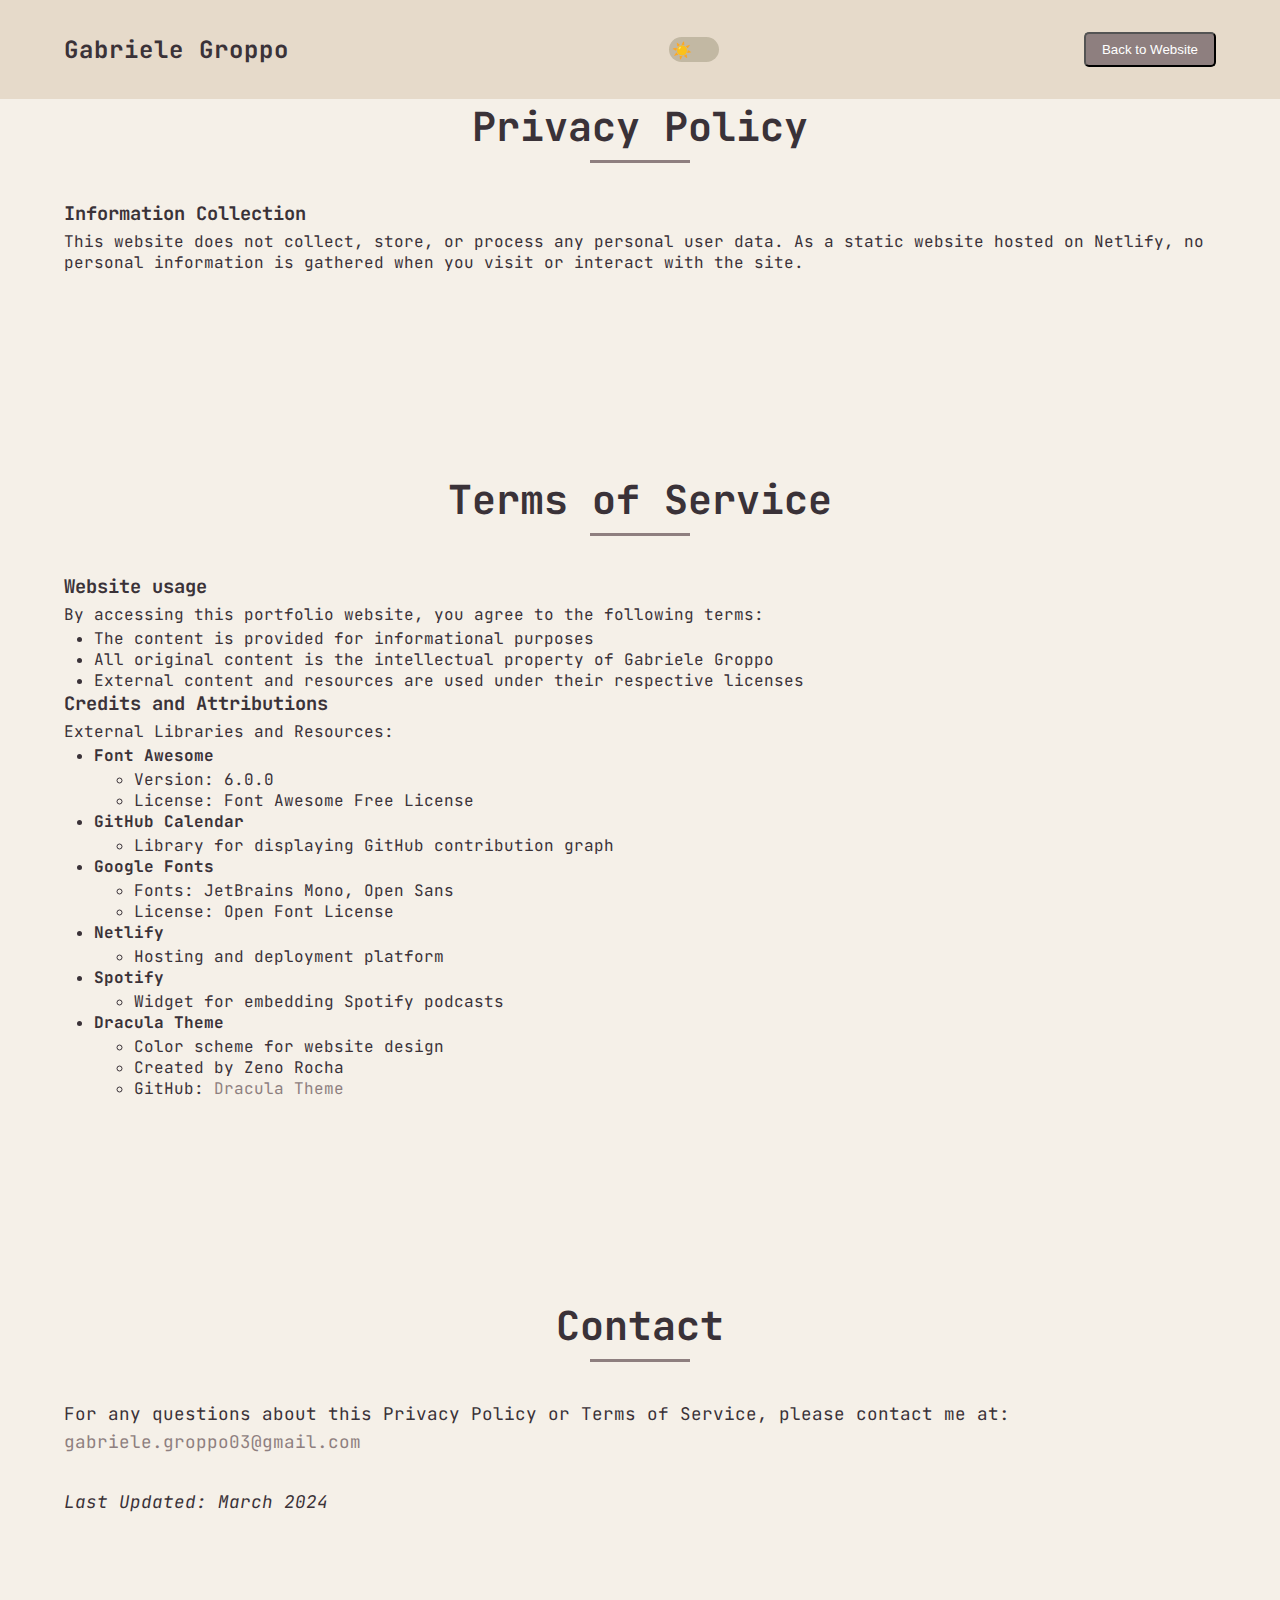
<file: terms.html>
<!DOCTYPE html>
<html lang="en">

<head>
    <meta charset="UTF-8">
    <meta name="viewport" content="width=device-width, initial-scale=1.0">
    <meta name="description" content="Privacy Policy and Terms of Service for Gabriele Groppo's Portfolio">
    <title>Privacy Policy & Terms of Service | Gabriele Groppo</title>
    <link rel="icon" type="image/x-icon" href="/images/favicon.svg">
    <link rel="stylesheet" href="https://cdnjs.cloudflare.com/ajax/libs/font-awesome/6.0.0/css/all.min.css">
    <link rel="stylesheet" href="style.css">
    <link rel="preconnect" href="https://fonts.googleapis.com">
    <link rel="preconnect" href="https://fonts.gstatic.com" crossorigin>
    <link
        href="https://fonts.googleapis.com/css2?family=JetBrains+Mono:ital,wght@0,100..800;1,100..800&family=Open+Sans:ital,wght@0,300..800;1,300..800&display=swap"
        rel="stylesheet">
</head>

<body>
    <nav class="nav" id="navbar">
        <div class="logo">Gabriele Groppo</div>
        <div class="theme-toggle">
            <input type="checkbox" id="theme-toggle-checkbox" class="theme-toggle-checkbox">
            <label for="theme-toggle-checkbox" class="theme-toggle-label">
                <span class="theme-toggle-sun">☀️</span>
                <span class="theme-toggle-moon">🌙</span>
            </label>
        </div>
        <!-- Back to website -->
        <button class="back-btn">
            Back to Website
        </button>
        <script>
            document.querySelector('.back-btn').addEventListener('click', () => {
                window.location.href = 'index.html';
            });
        </script>
    </nav>
    <section class="privacy-policy">
        <div class="policy-section">
            <h2 class="section-title">Privacy Policy</h2>
            <div>
                <h3>Information Collection</h3>
                <p style="padding-top: 5px;">
                    This website does not collect, store, or process any personal user data. As a static website hosted
                    on Netlify, no personal information is gathered when you visit or interact with the site.
                </p>
            </div>
        </div>
    </section>
    <section>

        <div class="policy-section">
            <h2 class="section-title">Terms of Service</h2>
            <div>
                <h3>Website usage</h3>
                <p style="padding-top: 5px;">
                    By accessing this portfolio website, you agree to the following terms:

                </p>
                <ul style="padding-left: 30px; padding-top: 3px;">
                    <li>The content is provided for informational purposes</li>
                    <li>All original content is the intellectual property of Gabriele Groppo</li>
                    <li>External content and resources are used under their respective licenses</li>
                </ul>
            </div>
            <div>
                <h3>Credits and Attributions</h3>
                <p style="padding-top: 5px;">
                    External Libraries and Resources:
                </p>
                <ul style="padding-left: 30px; padding-top: 3px;">
                    <li><b>Font Awesome</b>
                        <ul style="padding-top: 3px; padding-left: 40px;">
                            <li>Version: 6.0.0</li>
                            <li>License: Font Awesome Free License</li>
                        </ul>
                    </li>
                    <li><b>GitHub Calendar</b>
                        <ul style="padding-top: 3px; padding-left: 40px;">
                            <li>Library for displaying GitHub contribution graph</li>
                        </ul>
                    </li>
                    <li><b>Google Fonts</b>
                        <ul style="padding-top: 3px; padding-left: 40px;">
                            <li>Fonts: JetBrains Mono, Open Sans</li>
                            <li>License: Open Font License</li>
                        </ul>
                    </li>
                    <li>
                        <b>Netlify</b>
                        <ul style="padding-top: 3px; padding-left: 40px;">
                            <li>Hosting and deployment platform</li>
                        </ul>
                    </li>
                    <li>
                        <b>Spotify</b>
                        <ul style="padding-top: 3px; padding-left: 40px;">
                            <li>Widget for embedding Spotify podcasts</li>
                        </ul>
                    </li>
                    <li>
                        <b>Dracula Theme</b>
                        <ul style="padding-top: 3px; padding-left: 40px;">
                            <li>Color scheme for website design</li>
                            <li>Created by Zeno Rocha</li>
                            <li>GitHub: <a href="https://github.com/dracula/dracula-theme" class="link-class">Dracula
                                    Theme</a>
                        </ul>
                    </li>
                </ul>
            </div>
        </div>
    </section>
    <section>
        <!-- Contact Section -->
        <div class="contact-section">
            <h2 class="section-title">Contact</h2>
            <p class="about-text">For any questions about this Privacy Policy or Terms of Service, please contact me at:
                <a href="mailto: gabriele.groppo03@gmail.com" class="link-class">gabriele.groppo03@gmail.com</a>
            </p>

            <p class="about-text"><em>Last Updated: March 2024</em></p>
        </div>
    </section>
    <script src="script.js"></script>
</body>

</html>
</file>
<file: style.css>
/* ============================
   CSS VARIABLES & RESET
   ============================ */
:root {
    --sepia: #E6DACA;
    --sepia-dark: #C2B8A3;
    --sepia-light: #F5F0E8;
    --text: #3A3238;
    --accent: #8E7F7F;
}

html {
    scroll-behavior: smooth;
}

* {
    margin: 0;
    padding: 0;
    box-sizing: border-box;
}

/* ============================
   BASE STYLES
   ============================ */
body {
    font-family: "JetBrains Mono", monospace;
    font-optical-sizing: auto;
    font-weight: normal;
    font-style: normal;
    background-color: var(--sepia-light);
    color: var(--text);
    overflow-x: hidden;
}

/* ============================
   BACKGROUND ELEMENTS
   ============================ */
.stars {
    position: fixed;
    top: 0;
    left: 0;
    width: 100%;
    height: 100%;
    pointer-events: none;
    z-index: -1;
}

.star {
    position: absolute;
    background-color: var(--sepia-dark);
    border-radius: 50%;
    opacity: 0.6;
}

.planet {
    position: absolute;
    border-radius: 50%;
    background: var(--sepia);
    box-shadow: inset -30px -30px 50px rgba(0, 0, 0, 0.2);
    z-index: 1;
}

#planet1 {
    width: 300px;
    height: 300px;
    top: 100px;
    right: -100px;
    background-image: url(images/tunisia.jpg);
    background-size: cover;
    background-position: center;
    background-repeat: no-repeat;
}

#planet2 {
    width: 150px;
    height: 150px;
    bottom: 50px;
    left: 100px;
    /*background: linear-gradient(135deg, var(--sepia-dark), var(--sepia));*/
    background-image: url(images/sansone.jpg);
    background-size: cover;
    background-position: center;
    background-repeat: no-repeat;
}

#planet3 {
    width: 200px;
    height: 200px;
    bottom: 100px;
    right: 50px;
    /*background: linear-gradient(135deg, var(--sepia-dark), var(--sepia));*/
    background-image: url(images/mountain.jpg);
    background-size: cover;
    background-position: center;
    background-repeat: no-repeat;
}

#planet4 {
    width: 250px;
    height: 250px;
    top: 75px;
    left: 50px;
    /*background: linear-gradient(135deg, var(--sepia-dark), var(--sepia));*/
    background-image: url(images/portrait.jpg);
    background-size: cover;
    background-position: center;
    background-repeat: no-repeat;
}

/* ============================
   NAVIGATION
   ============================ */
.nav {
    display: flex;
    justify-content: space-between;
    align-items: center;
    padding: 2rem 5%;
    position: fixed;
    width: 100%;
    z-index: 100;
    transition: all 0.3s ease;
}

.nav.scrolled {
    background-color: var(--sepia);
    box-shadow: 0 5px 15px rgba(0, 0, 0, 0.1);
    padding: 1rem 5%;
}

.logo {
    font-size: 1.5rem;
    font-weight: 700;
    letter-spacing: 1px;
}

.nav-links {
    display: flex;
    gap: 2rem;
}

.nav-link {
    text-decoration: none;
    color: var(--text);
    font-weight: 500;
    position: relative;
    padding: 0.5rem 0;
}

.nav-link::after {
    content: '';
    position: absolute;
    bottom: 0;
    left: 0;
    width: 0;
    height: 2px;
    background-color: var(--accent);
    transition: width 0.3s ease;
}

.nav-link:hover::after {
    width: 100%;
}

/* ============================
   HERO SECTION
   ============================ */
.hero {
    height: 100vh;
    display: flex;
    flex-direction: column;
    justify-content: center;
    align-items: center;
    padding: 0 5%;
    text-align: center;
    position: relative;
    overflow: hidden;
}

.experiences-hero {
    height: 60vh;
    min-height: 400px;
}

.hero-content {
    max-width: 800px;
    z-index: 2;
}

.hero-title {
    font-size: clamp(3rem, 7vw, 5rem);
    margin-bottom: 1.5rem;
    line-height: 1.1;
}

.hero-subtitle {
    font-size: clamp(1.2rem, 3vw, 1.8rem);
    margin-bottom: 2.5rem;
    opacity: 0.8;
    font-weight: 300;
}

/* ============================
   BUTTONS & CALL TO ACTION
   ============================ */
.cta-button {
    display: inline-block;
    padding: 1rem 2rem;
    background-color: var(--accent);
    color: white;
    border: none;
    border-radius: 50px;
    font-size: 1rem;
    font-weight: 600;
    text-decoration: none;
    cursor: pointer;
    transition: transform 0.3s ease, box-shadow 0.3s ease;
}

.cta-button:hover {
    transform: translateY(-5px);
    box-shadow: 0 10px 20px rgba(0, 0, 0, 0.1);
}

.submit-btn {
    display: inline-block;
    padding: 1rem 3rem;
    background-color: var(--accent);
    color: white;
    border: none;
    border-radius: 50px;
    font-size: 1rem;
    font-weight: 600;
    cursor: pointer;
    transition: transform 0.3s ease, box-shadow 0.3s ease;
}

.submit-btn:hover {
    transform: translateY(-5px);
    box-shadow: 0 10px 20px rgba(0, 0, 0, 0.1);
}

.download-resume {
    background-color: #ff79c6;
    /* Dracula pink */
}

.download-resume:hover {
    background-color: #ff92d0;
}

.cta-container {
    text-align: center;
    margin-top: 50px;
}

.back-to-top {
    position: fixed;
    bottom: 20px;
    right: 20px;
    background-color: var(--accent);
    color: white;
    width: 50px;
    height: 50px;
    text-align: center;
    border-radius: 50%;
    line-height: 50px;
    font-size: 20px;
    cursor: pointer;
    z-index: 99;
    box-shadow: 0 2px 5px rgba(0, 0, 0, 0.3);
    transition: background-color 0.3s ease;
    opacity: 0.7;
}

.back-to-top:hover {
    background-color: var(--sepia-light);
    opacity: 1;
}

/* ============================
   SECTION GENERAL STYLES
   ============================ */
section {
    padding: 100px 5%;
}

.section-title {
    font-size: 2.5rem;
    margin-bottom: 3rem;
    text-align: center;
    position: relative;
}

.section-title::after {
    content: '';
    position: absolute;
    bottom: -10px;
    left: 50%;
    transform: translateX(-50%);
    width: 100px;
    height: 3px;
    background-color: var(--accent);
}

/* Positioning for experience section titles */
.section-title#experiences-title,
.section-title#work-title {
    margin-left: 15%;
    text-align: left;
}

.work-title {
    margin-top: 80px;
}

/* ============================
   ABOUT SECTION
   ============================ */
.about {
    display: flex;
    align-items: center;
    gap: 5rem;
    background-color: var(--sepia);
    border-radius: 20px;
}

.about-img {
    flex: 1;
    min-width: 300px;
    position: relative;
}

.about-img-container {
    position: relative;
    width: 100%;
    padding-bottom: 100%;
    border-radius: 20px;
    overflow: hidden;
}

.about-content {
    flex: 1;
    padding: 2rem;
}

.about-title {
    font-size: 2rem;
    margin-bottom: 1.5rem;
}

.about-text {
    font-size: 1.1rem;
    line-height: 1.6;
    margin-bottom: 2rem;
}

/* ============================
   CLI STYLING
   ============================ */
.cli-title {
    font-family: "JetBrains Mono", monospace;
    background-color: #282a36;
    /* Sfondo scuro Dracula */
    padding: 10px;
    display: inline-block;
    border-radius: 5px;
    position: relative;
    font-size: 2rem;
    margin-bottom: 1.5rem;
}

.cli-title::before {
    content: "";
    /* Il prompt verrà aggiunto via JavaScript */
    color: #8be9fd;
    /* Blu - colore tipico per il prompt */
}

.cursor {
    animation: blink 0.7s steps(2, start) infinite;
    /* Blinking cursor default color cyan by dracula */
    color: #8be9fd;
}

@keyframes blink {
    50% {
        opacity: 0;
    }
}

/* ============================
   SKILLS
   ============================ */
.skills {
    display: flex;
    flex-wrap: wrap;
    gap: 1rem;
    margin-top: 2rem;
}

.skill {
    padding: 0.5rem 1.5rem;
    background-color: var(--sepia-dark);
    color: var(--text);
    border-radius: 50px;
    font-weight: 500;
    cursor: pointer;
}

.skill:hover {
    background-color: var(--sepia-light);
}

.important-skill {
    background-color: var(--accent);
}

.not-skill {
    background-color: var(--sepia-light);
}

.not-skill:hover {
    background-color: #FF5555;
}

/* ============================
   PROJECTS SECTION
   ============================ */
.projects {
    background-color: var(--sepia-light);
}

.project-grid {
    display: grid;
    grid-template-columns: repeat(auto-fill, minmax(300px, 1fr));
    gap: 2rem;
}

.project-card {
    background-color: var(--sepia);
    border-radius: 15px;
    overflow: hidden;
    box-shadow: 0 5px 15px rgba(0, 0, 0, 0.05);
    transition: transform 0.3s ease, box-shadow 0.3s ease;
}

.project-card:hover {
    transform: translateY(-10px);
    box-shadow: 0 15px 30px rgba(0, 0, 0, 0.1);
}

.project-img {
    width: 100%;
    height: 200px;
    background-color: var(--sepia-dark);
    position: relative;
}

.project-content {
    padding: 1.5rem;
}

.project-title {
    font-size: 1.3rem;
    margin-bottom: 0.5rem;
}

.project-text {
    font-size: 0.9rem;
    opacity: 0.8;
    margin-bottom: 1rem;
}

.project-links {
    display: flex;
    gap: 1rem;
}

.project-link {
    text-decoration: none;
    color: var(--accent);
    font-weight: 500;
    font-size: 0.9rem;
}

/* ============================
   TIMELINE & EXPERIENCES
   ============================ */
.timeline-section {
    padding: 120px 5%;
    background-color: var(--sepia-light);
}

.timeline {
    position: relative;
    max-width: 800px;
    margin: 0 auto;
    padding: 40px 0;
}

.timeline::before {
    content: '';
    position: absolute;
    top: 0;
    bottom: 0;
    left: 50%;
    width: 2px;
    background-color: var(--accent);
    transform: translateX(-50%);
}

.timeline-item {
    position: relative;
    margin-bottom: 60px;
    width: 100%;
}

.timeline-dot {
    position: absolute;
    top: 20px;
    left: 50%;
    width: 20px;
    height: 20px;
    background-color: var(--accent);
    border-radius: 50%;
    transform: translateX(-50%);
    z-index: 2;
}

.timeline-content {
    position: relative;
    width: calc(50% - 40px);
    padding: 20px;
    background-color: var(--sepia);
    border-radius: 15px;
    box-shadow: 0 5px 15px rgba(0, 0, 0, 0.05);
    transition: transform 0.3s ease, box-shadow 0.3s ease;
}

.timeline-content:hover {
    transform: translateY(-5px);
    box-shadow: 0 15px 30px rgba(0, 0, 0, 0.1);
}

.timeline-item:nth-child(odd) .timeline-content {
    left: 0;
}

.timeline-item:nth-child(even) .timeline-content {
    left: calc(50% + 40px);
}

.timeline-date {
    display: inline-block;
    padding: 5px 15px;
    background-color: var(--accent);
    color: white;
    border-radius: 20px;
    font-size: 0.9rem;
    margin-bottom: 10px;
}

.timeline-title {
    font-size: 1.3rem;
    margin-bottom: 5px;
}

.timeline-location {
    font-style: italic;
    font-size: 0.9rem;
    margin-bottom: 10px;
    color: var(--accent);
}

.timeline-text {
    font-size: 0.95rem;
    line-height: 1.5;
    margin-bottom: 15px;
}

.timeline-tags {
    display: flex;
    flex-wrap: wrap;
    gap: 8px;
}

.tag {
    background-color: var(--sepia-dark);
    color: var(--text);
    padding: 3px 10px;
    border-radius: 15px;
    font-size: 0.8rem;
}

.education .timeline-date {
    background-color: #50fa7b;
    /* Dracula green for education */
    color: var(--text);
}

.work .timeline-date {
    background-color: #bd93f9;
    /* Dracula purple for work */
}

/* ============================
   CERTIFICATIONS
   ============================ */
.certifications {
    padding: 100px 5%;
    background-color: var(--sepia);
}

.cert-grid {
    display: grid;
    grid-template-columns: repeat(auto-fill, minmax(250px, 1fr));
    gap: 30px;
    max-width: 1000px;
    margin: 0 auto;
}

.cert-card {
    background-color: var(--sepia-light);
    border-radius: 15px;
    padding: 25px;
    text-align: center;
    box-shadow: 0 5px 15px rgba(0, 0, 0, 0.05);
    transition: transform 0.3s ease, box-shadow 0.3s ease;
}

.cert-card:hover {
    transform: translateY(-8px);
    box-shadow: 0 15px 30px rgba(0, 0, 0, 0.1);
}

.cert-icon {
    font-size: 2.5rem;
    color: var(--accent);
    margin-bottom: 15px;
}

.cert-title {
    font-size: 1.2rem;
    margin-bottom: 10px;
}

.cert-issuer {
    font-size: 0.9rem;
    color: var(--accent);
    margin-bottom: 5px;
}

.cert-date {
    font-size: 0.8rem;
    opacity: 0.7;
}

/* ============================
   CONTACT SECTION
   ============================ */
.contact {
    background-color: var(--sepia);
    text-align: center;
}

.contact-form {
    max-width: 600px;
    margin: 0 auto;
}

.form-group {
    margin-bottom: 1.5rem;
}

.form-control {
    width: 100%;
    padding: 1rem;
    border: 2px solid transparent;
    border-radius: 8px;
    background-color: var(--sepia-light);
    font-family: inherit;
    font-size: 1rem;
    transition: border-color 0.3s ease;
}

.form-control:focus {
    outline: none;
    border-color: var(--accent);
}

textarea.form-control {
    min-height: 150px;
    resize: vertical;
}

/* ============================
   FOOTER & SOCIAL LINKS
   ============================ */
footer {
    background-color: var(--sepia-light);
    padding: 2rem 5%;
    text-align: center;
}

.footer-text {
    margin-bottom: 1rem;
}

.social-links {
    display: flex;
    justify-content: center;
    gap: 1.5rem;
    margin-top: 1rem;
    padding: 20px;
    background-color: transparent;
}

.social-links a {
    color: var(--accent);
    font-size: 24px;
    transition: 0.3s;
    background-color: transparent;
}

.social-links a:hover {
    color: var(--sepia-dark);
}

.social-link {
    color: var(--text);
    font-size: 1.2rem;
    transition: transform 0.3s ease;
}

.social-link:hover {
    transform: translateY(-5px);
}

/* ============================
   MEDIA QUERIES
   ============================ */
@media screen and (max-width: 768px) {
    .about {
        flex-direction: column;
        gap: 2rem;
    }

    .about-img {
        min-width: 100%;
    }

    .nav-links {
        display: none;
    }

    .timeline::before {
        left: 30px;
    }

    .timeline-dot {
        left: 30px;
    }

    .timeline-content {
        width: calc(100% - 80px);
        left: 80px !important;
    }

    .section-title#experiences-title,
    .section-title#work-title {
        margin-left: 0;
        display: block;
        text-align: center;
    }

    /*hide planets on mobile*/
    #planet3,
    #planet4 {
        display: none;
    }
#planet1 {
background: linear-gradient(135deg, var(--sepia-dark), var(--sepia));
}
}

/* email */
.contact-link {
    color: var(--accent);
    font-weight: 500;
    text-decoration: none;
    /*add some space to the top*/
    display: block;
    margin-top: 1rem;
}

.contact-link:hover {
    color: var(--text);
}

/* bento section */
.bento-section {
    padding: 100px 5%;
    background-color: var(--sepia-dark);
}

/* github activity */
.github-section {
    padding: 100px 5%;
    background-color: var(--sepia-light);
}

.container {
    display: flex;
    gap: 20px;
}

.cert-message {
    font-size: 1.2rem;
    margin-bottom: 1.5rem;
    /*Dracula error color */
}

/* spotify */
.spotify-section {
    padding: 100px 5%;
    background-color: var(--sepia);
}
.spotify-widget {
    display: flex;
    gap: 20px;
    align-items: center;
    justify-content: center;
    flex-wrap: wrap;
    border-radius: 50%;
}

.birthdate {
    font-size: 1.2rem;
    margin-bottom: 1.5rem;
}

/* Add to style.css */
/* Mobile Menu Toggle */
.mobile-menu-toggle {
    display: none;
    flex-direction: column;
    cursor: pointer;
    z-index: 200;
}

.mobile-menu-toggle .bar {
    width: 25px;
    height: 3px;
    background-color: var(--text);
    margin: 3px 0;
    transition: 0.4s;
}

.mobile-menu-toggle.active .bar:nth-child(1) {
    transform: rotate(-45deg) translate(-5px, 6px);
}

.mobile-menu-toggle.active .bar:nth-child(2) {
    opacity: 0;
}

.mobile-menu-toggle.active .bar:nth-child(3) {
    transform: rotate(45deg) translate(-5px, -6px);
}

.mobile-menu-overlay {
    position: fixed;
    top: 0;
    left: 0;
    width: 100%;
    height: 100%;
    background-color: rgba(230, 218, 202, 0.95); /* var(--sepia) with opacity */
    z-index: 150;
    display: none;
    justify-content: center;
    align-items: center;
    opacity: 0;
    transition: opacity 0.3s ease;
}

.mobile-menu-overlay.active {
    display: flex;
    opacity: 1;
}

.mobile-menu-content {
    display: flex;
    flex-direction: column;
    align-items: center;
    gap: 2rem;
}

.mobile-nav-link {
    text-decoration: none;
    color: var(--text);
    font-size: 1.5rem;
    font-weight: 500;
    position: relative;
    padding: 0.5rem 0;
}

.mobile-nav-link::after {
    content: '';
    position: absolute;
    bottom: 0;
    left: 0;
    width: 0;
    height: 2px;
    background-color: var(--accent);
    transition: width 0.3s ease;
}

.mobile-nav-link:hover::after {
    width: 100%;
}

/* Media Query for Mobile Menu */
@media screen and (max-width: 768px) {
    .nav-links {
        display: none;
    }

    .mobile-menu-toggle {
        display: flex;
    }
}

/* Add to style.css */
:root {
    /* Light Theme (Default) */
    --sepia: #E6DACA;
    --sepia-dark: #C2B8A3;
    --sepia-light: #F5F0E8;
    --text: #3A3238;
    --accent: #8E7F7F;
    --background: var(--sepia-light);
}

/* Dark Theme Variables */
:root.dark-theme {
    --sepia: #282a36;
    --sepia-dark: #44475a;
    --sepia-light: #21222c;
    --text: #f8f8f2;
    --accent: #ff79c6;
    --background: var(--sepia-light);
}

body {
    background-color: var(--background);
    color: var(--text);
    transition: background-color 0.3s, color 0.3s;
}

/* Theme Toggle Styles */
.theme-toggle {
    position: relative;
    display: inline-block;
    margin-left: 15px;
}

.theme-toggle-checkbox {
    display: none;
}

.theme-toggle-label {
    display: block;
    width: 50px;
    height: 25px;
    background-color: var(--sepia-dark);
    border-radius: 50px;
    position: relative;
    cursor: pointer;
    transition: background-color 0.3s;
}

.theme-toggle-sun,
.theme-toggle-moon {
    position: absolute;
    top: 50%;
    transform: translateY(-50%);
    font-size: 16px;
    transition: transform 0.3s, opacity 0.3s;
}

.theme-toggle-sun {
    left: 3px;
    opacity: 1;
}

.theme-toggle-moon {
    right: 3px;
    opacity: 0;
}

.theme-toggle-checkbox:checked + .theme-toggle-label .theme-toggle-sun {
    transform: translate(-150%, -50%);
    opacity: 0;
}

.theme-toggle-checkbox:checked + .theme-toggle-label .theme-toggle-moon {
    transform: translateY(-50%);
    opacity: 1;
}

.theme-toggle-label::after {
    content: '';
    position: absolute;
    top: 3px;
    left: 3px;
    width: 19px;
    height: 19px;
    background-color: transparent;
    border-radius: 50%;
    transition: transform 0.3s;
}

.theme-toggle-checkbox:checked + .theme-toggle-label::after {
    transform: translateX(25px);
    background-color: transparent;
}

/* Update existing styles to use theme variables */
.nav {
    background-color: var(--sepia);
}

.project-card {
    background-color: var(--sepia);
}

.timeline-content {
    background-color: var(--sepia);
}

/* Dark Theme Adjustments */
.dark-theme .mobile-menu-overlay {
    background-color: rgba(40, 42, 54, 0.95); /* Dracula background with opacity */
}

.dark-theme .mobile-nav-link {
    color: var(--text);
}

.dark-theme .mobile-menu-toggle .bar {
    background-color: var(--text);
}

/* Animazione freccia scroll */
.scroll-down {
    position: absolute;
    bottom: 20px;
    left: 50%;
    transform: translateX(-50%);
    width: 35px;
    height: 35px;
    background-image: url('data:image/svg+xml;utf8,<svg xmlns="http://www.w3.org/2000/svg" viewBox="0 0 24 24" fill="black"><path d="M12 16.5l-6-6 1.5-1.5L12 13.5l4.5-4.5L18 10.5l-6 6z"/></svg>');
    background-size: contain;
    background-repeat: no-repeat;
    opacity: 0.7;
    animation: bounce 1.5s infinite;
    cursor: pointer;
    transition: opacity 0.3s, filter 0.3s;
}

/* Animazione rimbalzo */
@keyframes bounce {
    0%, 100% {
        transform: translateX(-50%) translateY(0);
    }
    50% {
        transform: translateX(-50%) translateY(10px);
    }
}

/* Nascondi la freccia quando l'utente scorre */
.scroll-down.hidden {
    opacity: 0;
    transition: opacity 0.5s ease-out;
}

/* Cambia colore della freccia in modalità dark */
.dark-theme .scroll-down {
    background-image: url('data:image/svg+xml;utf8,<svg xmlns="http://www.w3.org/2000/svg" viewBox="0 0 24 24" fill="white"><path d="M12 16.5l-6-6 1.5-1.5L12 13.5l4.5-4.5L18 10.5l-6 6z"/></svg>');
}

/* back button style */
.back-btn {
    background-color: var(--accent);
    color: white;
    padding: 0.5rem 1rem;
    border-radius: 5px;
    text-decoration: none;
    transition: background-color 0.3s;
}

.back-btn:hover {
    background-color: #ff92d0;
}

/* Style for links */
.link-class {
    color: var(--accent);
    text-decoration: none;
    transition: color 0.3s;
}
/* Style for links in dark theme */
.dark-theme .link-class {
    color: #ff79c6;
}
</file>
